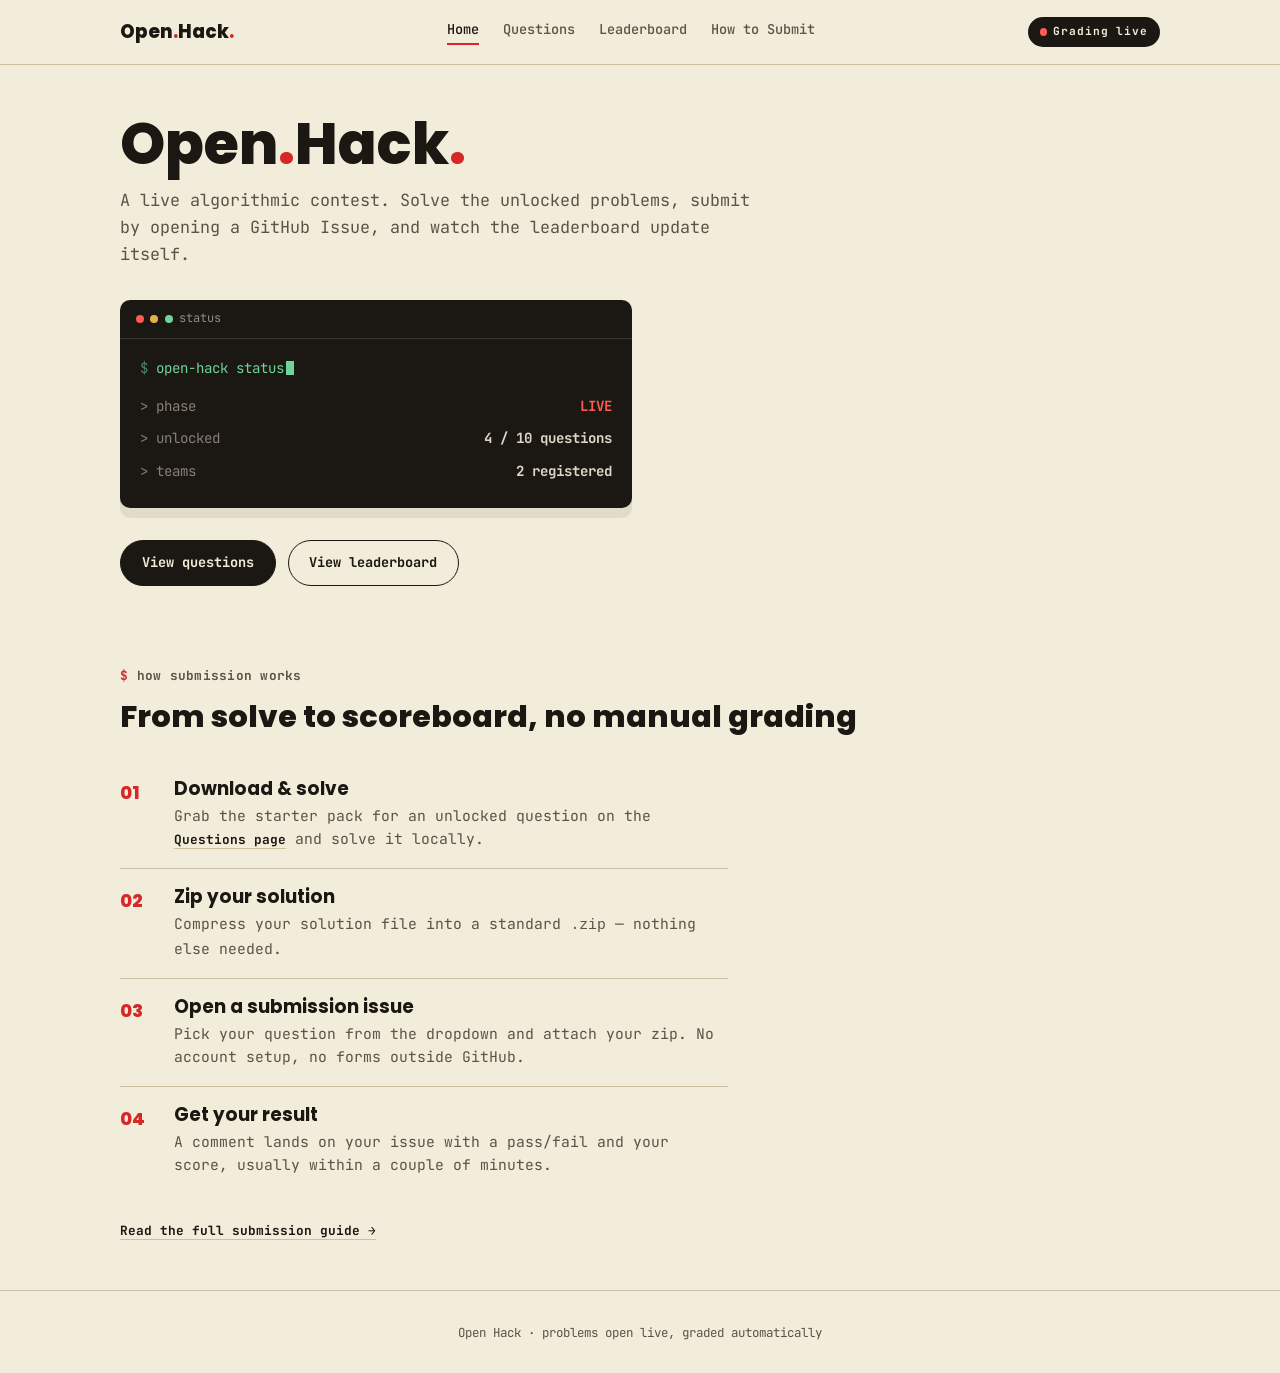
<file: index.html>
<!DOCTYPE html>
<html lang="en">
<head>
  <meta charset="UTF-8">
  <meta name="viewport" content="width=device-width, initial-scale=1.0">
  <title>Open Hack — live algorithmic contest</title>
  <meta name="description" content="Open Hack: browse live problems, submit through a GitHub Issue, watch the leaderboard update automatically.">
  <link rel="icon" href="data:image/svg+xml,%3Csvg xmlns='http://www.w3.org/2000/svg' viewBox='0 0 24 24'%3E%3Crect width='24' height='24' rx='5' fill='%23f2ecda'/%3E%3Ccircle cx='12' cy='12' r='6' fill='%23d62828'/%3E%3C/svg%3E">

  <link rel="preconnect" href="https://fonts.googleapis.com">
  <link rel="preconnect" href="https://fonts.gstatic.com" crossorigin>
  <link href="https://fonts.googleapis.com/css2?family=Poppins:wght@700;800;900&family=JetBrains+Mono:wght@400;500;700&display=swap" rel="stylesheet">

  <link rel="stylesheet" href="assets/css/style.css">
</head>
<body>

  <header class="site-header">
    <div class="container">
      <a class="brand" href="index.html">
        <span class="brand-word">Open<span class="dot">.</span>Hack<span class="dot">.</span></span>
      </a>
      <nav class="site-nav" aria-label="Primary">
        <a href="index.html" aria-current="page">Home</a>
        <a href="questions.html">Questions</a>
        <a href="leaderboard.html">Leaderboard</a>
        <a href="submit.html">How to Submit</a>
      </nav>
      <span class="live-pill"><span class="dot"></span>Grading live</span>
    </div>
  </header>

  <main>
    <section class="section" style="border-bottom:none; padding-bottom: 2rem;">
      <div class="container">
        <h1>Open<span class="dot">.</span>Hack<span class="dot">.</span></h1>
        <p class="lede">A live algorithmic contest. Solve the unlocked problems, submit by opening a GitHub Issue, and watch the leaderboard update itself.</p>

        <div style="margin-top: 2rem;">
          <div class="terminal" id="status-terminal" aria-live="polite">
            <div class="terminal-bar">
              <span class="dot"></span><span class="dot"></span><span class="dot"></span>
              <span>status</span>
            </div>
            <div class="terminal-body">
              <div class="skeleton" style="height: 5.5rem;"></div>
            </div>
          </div>
        </div>

        <div class="btn-row" style="margin-top: 2rem;">
          <a class="btn btn-fill" href="questions.html">View questions</a>
          <a class="btn btn-outline" href="leaderboard.html">View leaderboard</a>
        </div>
      </div>
    </section>

    <section class="section">
      <div class="container">
        <p class="eyebrow">how submission works</p>
        <h2>From solve to scoreboard, no manual grading</h2>

        <ol class="steps">
          <li class="step">
            <div>
              <h3>Download &amp; solve</h3>
              <p>Grab the starter pack for an unlocked question on the <a class="q-link" href="questions.html">Questions page</a> and solve it locally.</p>
            </div>
          </li>
          <li class="step">
            <div>
              <h3>Zip your solution</h3>
              <p>Compress your solution file into a standard <code>.zip</code> — nothing else needed.</p>
            </div>
          </li>
          <li class="step">
            <div>
              <h3>Open a submission issue</h3>
              <p>Pick your question from the dropdown and attach your zip. No account setup, no forms outside GitHub.</p>
            </div>
          </li>
          <li class="step">
            <div>
              <h3>Get your result</h3>
              <p>A comment lands on your issue with a pass/fail and your score, usually within a couple of minutes.</p>
            </div>
          </li>
        </ol>

        <p style="margin-top: 1.5rem;"><a class="q-link" href="submit.html">Read the full submission guide →</a></p>
      </div>
    </section>
  </main>

  <footer class="site-footer">
    <div class="container">Open Hack &middot; problems open live, graded automatically</div>
  </footer>

  <script src="assets/js/common.js"></script>
  <script src="assets/js/api.js"></script>
  <script src="assets/js/home.js"></script>
</body>
</html>
</file>
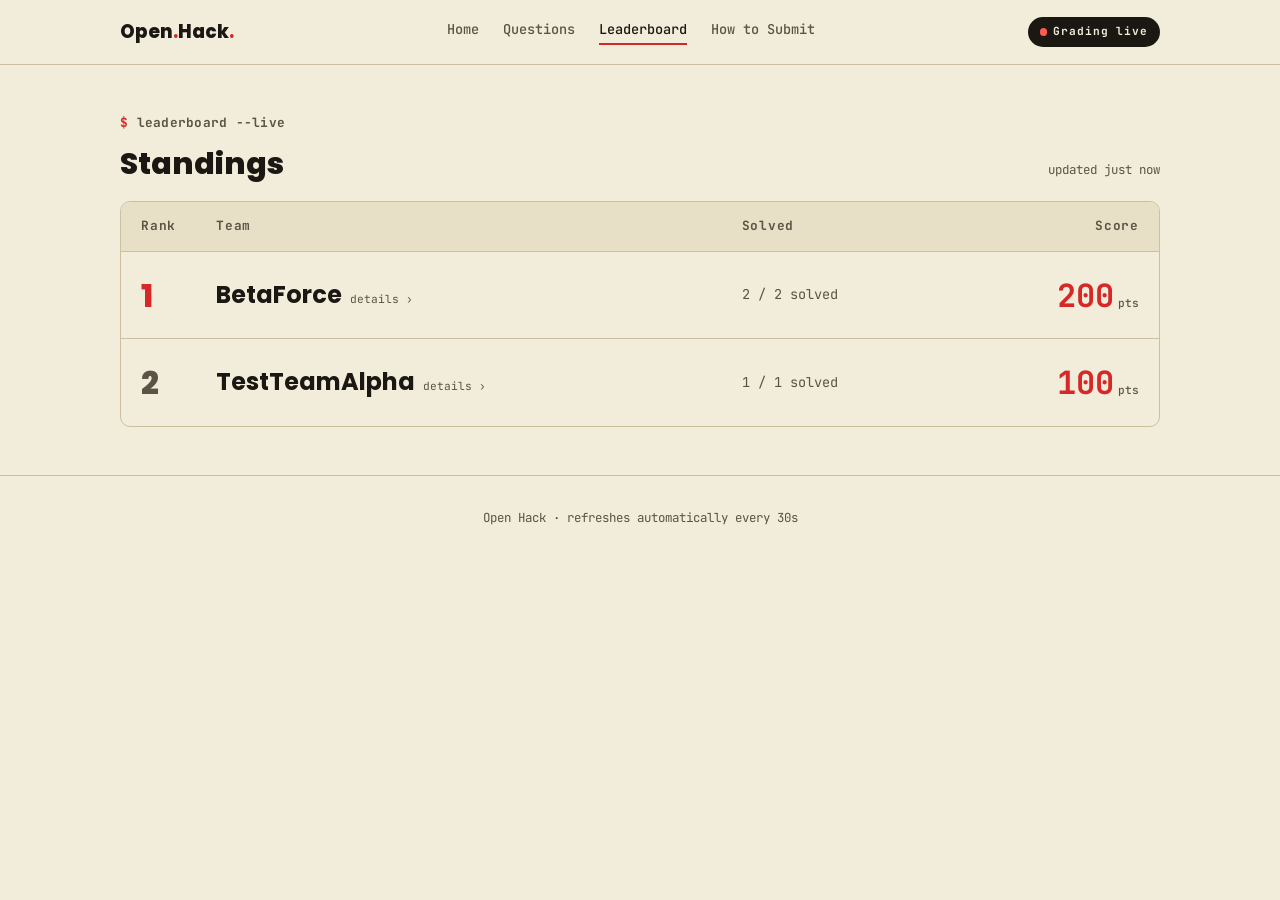
<file: leaderboard.html>
<!DOCTYPE html>
<html lang="en">
<head>
  <meta charset="UTF-8">
  <meta name="viewport" content="width=device-width, initial-scale=1.0">
  <title>Leaderboard — Open Hack</title>
  <meta name="description" content="Live scoreboard for Open Hack, updated automatically as submissions are graded.">
  <link rel="icon" href="data:image/svg+xml,%3Csvg xmlns='http://www.w3.org/2000/svg' viewBox='0 0 24 24'%3E%3Crect width='24' height='24' rx='5' fill='%23f2ecda'/%3E%3Ccircle cx='12' cy='12' r='6' fill='%23d62828'/%3E%3C/svg%3E">

  <link rel="preconnect" href="https://fonts.googleapis.com">
  <link rel="preconnect" href="https://fonts.gstatic.com" crossorigin>
  <link href="https://fonts.googleapis.com/css2?family=Poppins:wght@700;800;900&family=JetBrains+Mono:wght@400;500;700&display=swap" rel="stylesheet">

  <link rel="stylesheet" href="assets/css/style.css">
</head>
<body class="leaderboard-page">

  <header class="site-header">
    <div class="container">
      <a class="brand" href="index.html">
        <span class="brand-word">Open<span class="dot">.</span>Hack<span class="dot">.</span></span>
      </a>
      <nav class="site-nav" aria-label="Primary">
        <a href="index.html">Home</a>
        <a href="questions.html">Questions</a>
        <a href="leaderboard.html" aria-current="page">Leaderboard</a>
        <a href="submit.html">How to Submit</a>
      </nav>
      <span class="live-pill"><span class="dot"></span>Grading live</span>
    </div>
  </header>

  <main>
    <section class="section" style="border-bottom: none;">
      <div class="container">
        <p class="eyebrow">leaderboard --live</p>
        <div class="lb-meta">
          <h2>Standings</h2>
          <span class="lb-updated" id="last-updated"></span>
        </div>

        <div id="board-container">
          <div class="skeleton" style="height: 20rem;"></div>
        </div>
      </div>
    </section>
  </main>

  <footer class="site-footer">
    <div class="container">Open Hack &middot; refreshes automatically every 30s</div>
  </footer>

  <script src="assets/js/common.js"></script>
  <script src="assets/js/api.js"></script>
  <script src="assets/js/leaderboard.js"></script>
</body>
</html>
</file>
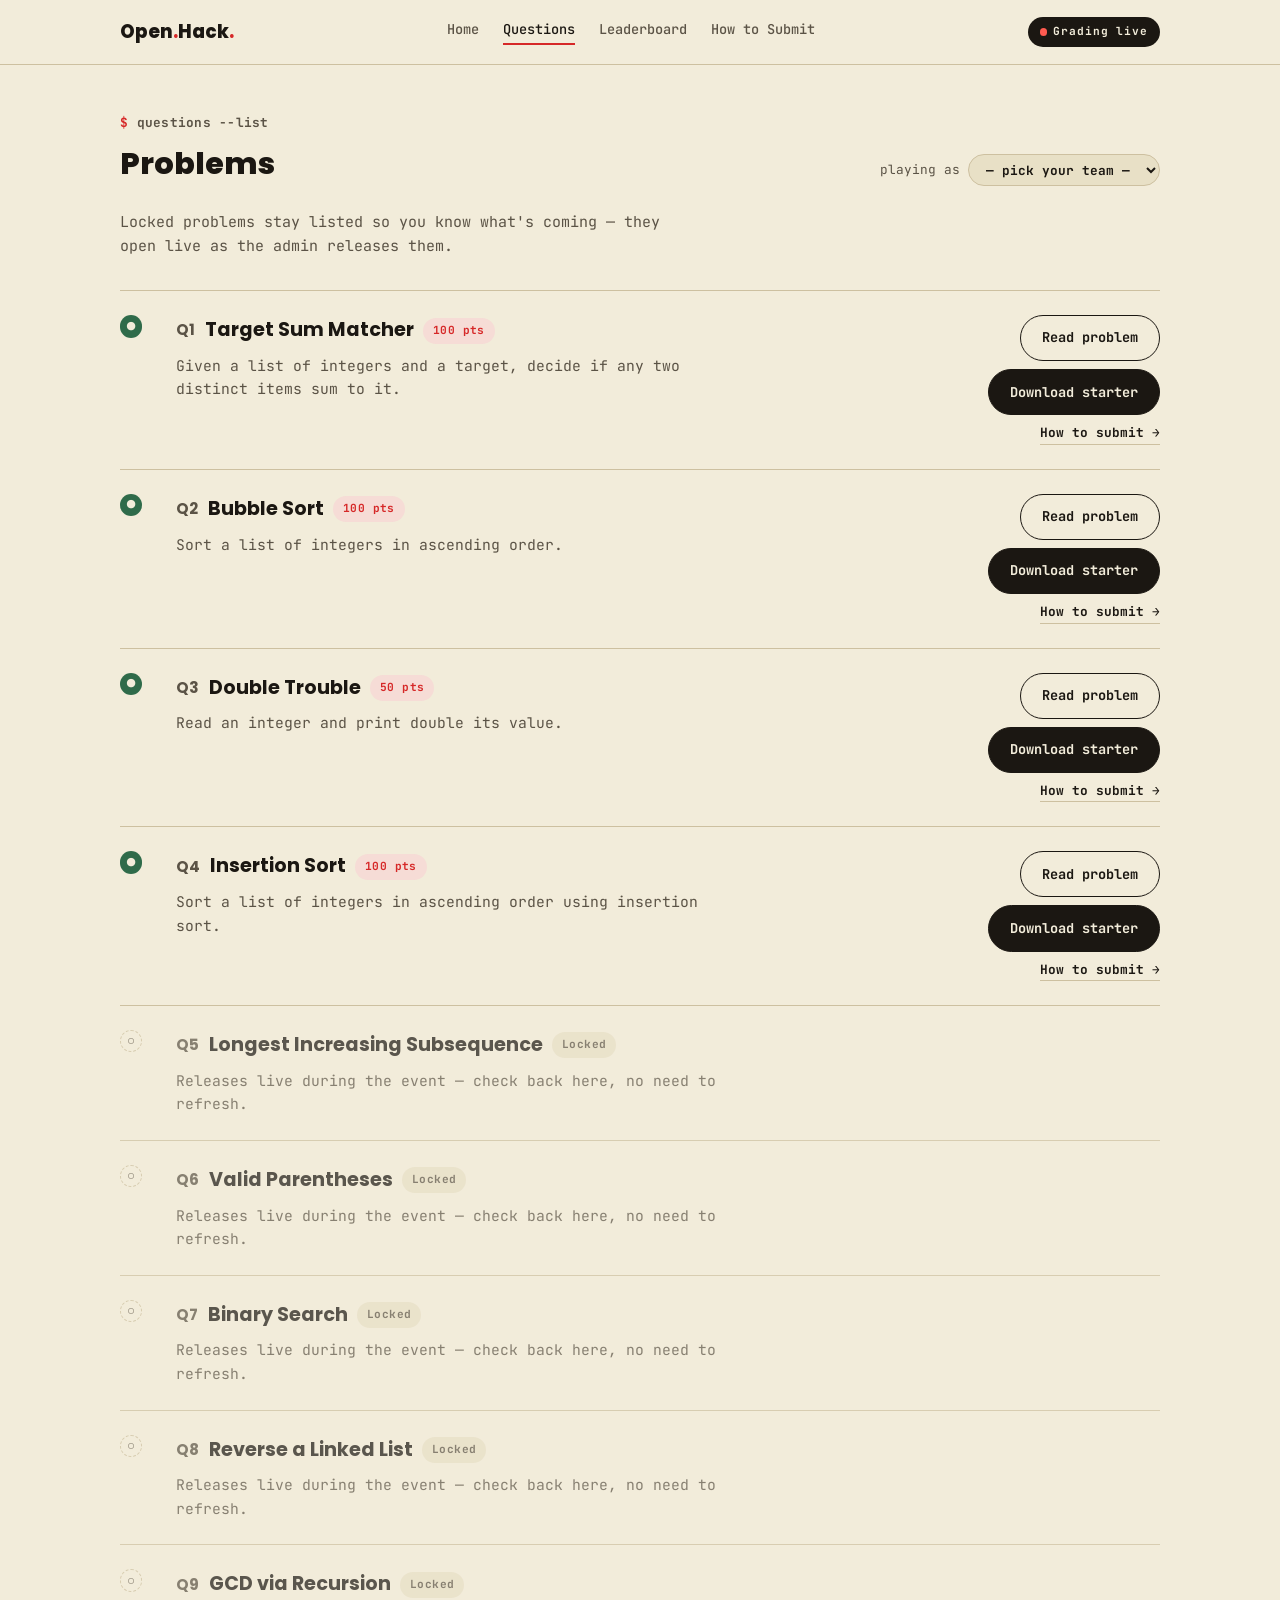
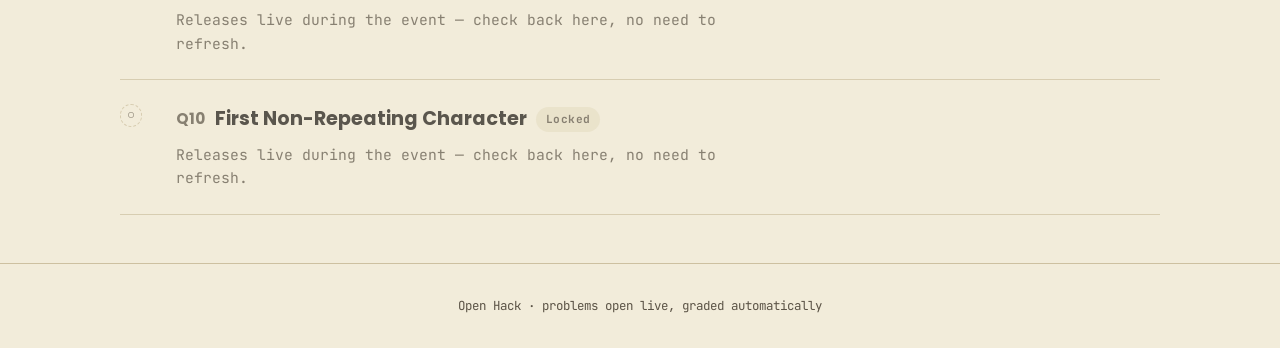
<file: questions.html>
<!DOCTYPE html>
<html lang="en">
<head>
  <meta charset="UTF-8">
  <meta name="viewport" content="width=device-width, initial-scale=1.0">
  <title>Questions — Open Hack</title>
  <meta name="description" content="Browse the live and upcoming Open Hack problems.">
  <link rel="icon" href="data:image/svg+xml,%3Csvg xmlns='http://www.w3.org/2000/svg' viewBox='0 0 24 24'%3E%3Crect width='24' height='24' rx='5' fill='%23f2ecda'/%3E%3Ccircle cx='12' cy='12' r='6' fill='%23d62828'/%3E%3C/svg%3E">

  <link rel="preconnect" href="https://fonts.googleapis.com">
  <link rel="preconnect" href="https://fonts.gstatic.com" crossorigin>
  <link href="https://fonts.googleapis.com/css2?family=Poppins:wght@700;800;900&family=JetBrains+Mono:wght@400;500;700&display=swap" rel="stylesheet">

  <link rel="stylesheet" href="assets/css/style.css">
</head>
<body>

  <header class="site-header">
    <div class="container">
      <a class="brand" href="index.html">
        <span class="brand-word">Open<span class="dot">.</span>Hack<span class="dot">.</span></span>
      </a>
      <nav class="site-nav" aria-label="Primary">
        <a href="index.html">Home</a>
        <a href="questions.html" aria-current="page">Questions</a>
        <a href="leaderboard.html">Leaderboard</a>
        <a href="submit.html">How to Submit</a>
      </nav>
      <span class="live-pill"><span class="dot"></span>Grading live</span>
    </div>
  </header>

  <main>
    <section class="section" style="border-bottom: none;">
      <div class="container">
        <p class="eyebrow">questions --list</p>
        <div class="q-toolbar">
          <h2>Problems</h2>
          <div class="team-picker">
            <label for="team-select">playing as</label>
            <select id="team-select">
              <option value="">— pick your team —</option>
            </select>
          </div>
        </div>
        <p style="max-width: 34rem;">Locked problems stay listed so you know what's coming — they open live as the admin releases them.</p>

        <div class="q-list" id="question-list" style="margin-top: 2rem;">
          <div class="skeleton skeleton-row"></div>
          <div class="skeleton skeleton-row"></div>
          <div class="skeleton skeleton-row"></div>
        </div>
      </div>
    </section>
  </main>

  <footer class="site-footer">
    <div class="container">Open Hack &middot; problems open live, graded automatically</div>
  </footer>

  <script src="assets/js/common.js"></script>
  <script src="assets/js/api.js"></script>
  <script src="assets/js/questions.js"></script>
</body>
</html>
</file>
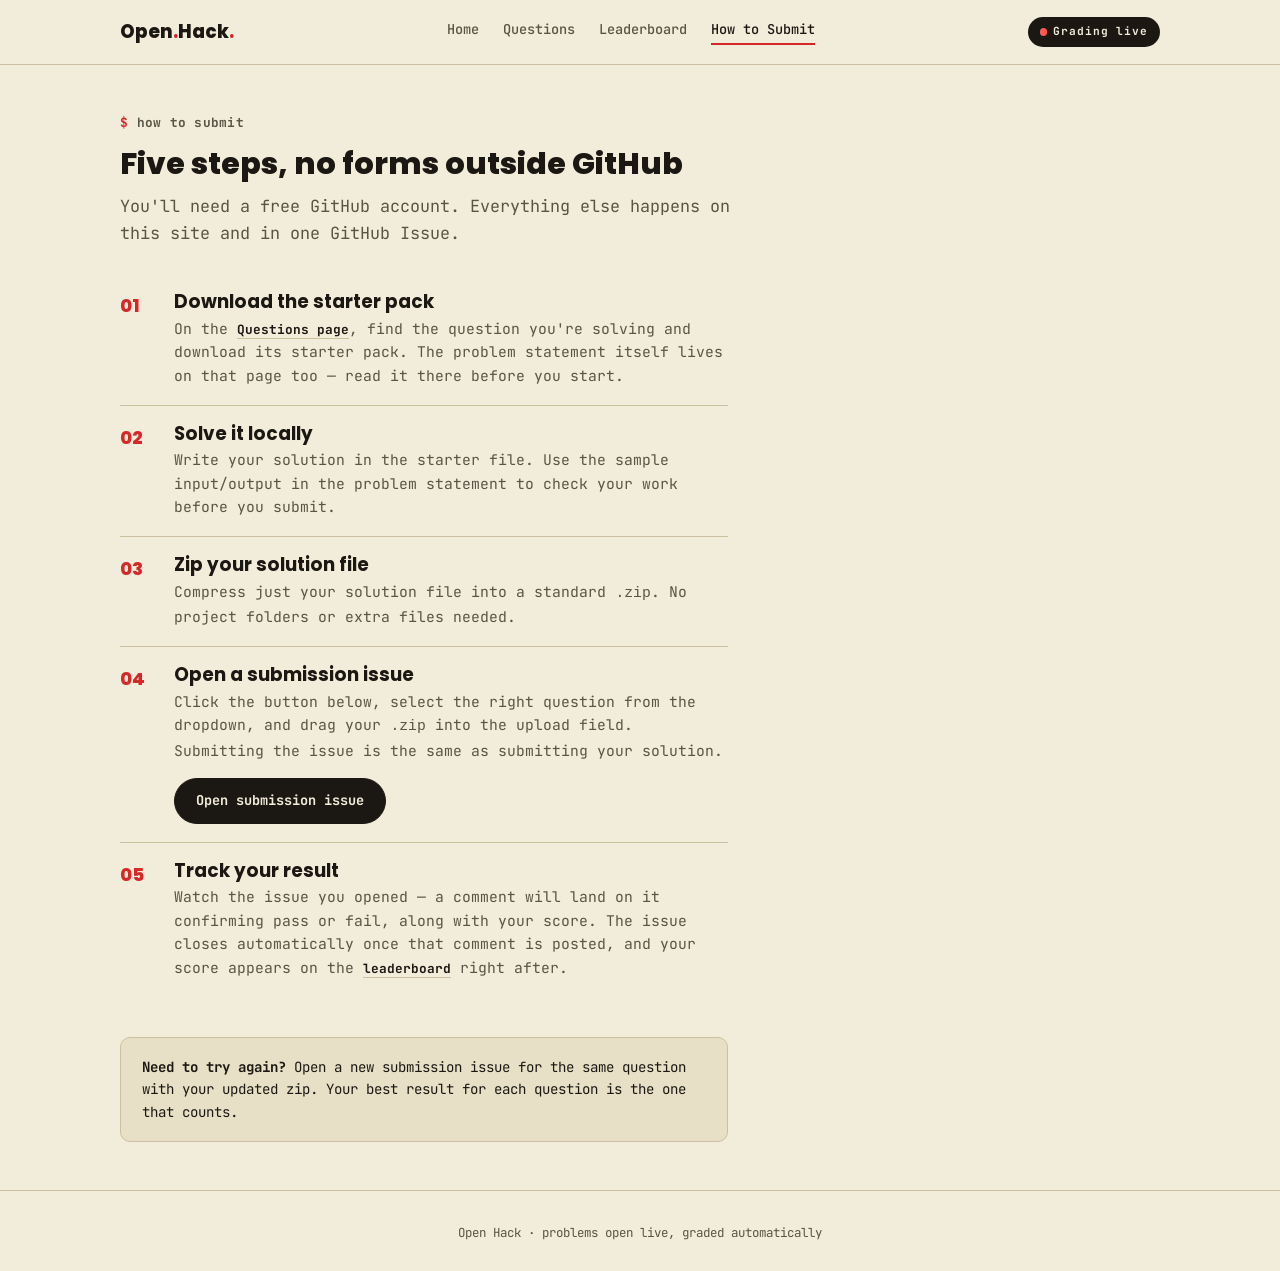
<file: submit.html>
<!DOCTYPE html>
<html lang="en">
<head>
  <meta charset="UTF-8">
  <meta name="viewport" content="width=device-width, initial-scale=1.0">
  <title>How to Submit — Open Hack</title>
  <meta name="description" content="Step-by-step guide to submitting your solution on Open Hack.">
  <link rel="icon" href="data:image/svg+xml,%3Csvg xmlns='http://www.w3.org/2000/svg' viewBox='0 0 24 24'%3E%3Crect width='24' height='24' rx='5' fill='%23f2ecda'/%3E%3Ccircle cx='12' cy='12' r='6' fill='%23d62828'/%3E%3C/svg%3E">

  <link rel="preconnect" href="https://fonts.googleapis.com">
  <link rel="preconnect" href="https://fonts.gstatic.com" crossorigin>
  <link href="https://fonts.googleapis.com/css2?family=Poppins:wght@700;800;900&family=JetBrains+Mono:wght@400;500;700&display=swap" rel="stylesheet">

  <link rel="stylesheet" href="assets/css/style.css">
</head>
<body>

  <header class="site-header">
    <div class="container">
      <a class="brand" href="index.html">
        <span class="brand-word">Open<span class="dot">.</span>Hack<span class="dot">.</span></span>
      </a>
      <nav class="site-nav" aria-label="Primary">
        <a href="index.html">Home</a>
        <a href="questions.html">Questions</a>
        <a href="leaderboard.html">Leaderboard</a>
        <a href="submit.html" aria-current="page">How to Submit</a>
      </nav>
      <span class="live-pill"><span class="dot"></span>Grading live</span>
    </div>
  </header>

  <main>
    <section class="section" style="border-bottom: none;">
      <div class="container">
        <p class="eyebrow">how to submit</p>
        <h2>Five steps, no forms outside GitHub</h2>
        <p class="lede">You'll need a free GitHub account. Everything else happens on this site and in one GitHub Issue.</p>

        <ol class="steps">
          <li class="step">
            <div>
              <h3>Download the starter pack</h3>
              <p>On the <a class="q-link" href="questions.html">Questions page</a>, find the question you're solving and download its starter pack. The problem statement itself lives on that page too — read it there before you start.</p>
            </div>
          </li>
          <li class="step">
            <div>
              <h3>Solve it locally</h3>
              <p>Write your solution in the starter file. Use the sample input/output in the problem statement to check your work before you submit.</p>
            </div>
          </li>
          <li class="step">
            <div>
              <h3>Zip your solution file</h3>
              <p>Compress just your solution file into a standard <code>.zip</code>. No project folders or extra files needed.</p>
            </div>
          </li>
          <li class="step">
            <div>
              <h3>Open a submission issue</h3>
              <p>Click the button below, select the right question from the dropdown, and drag your <code>.zip</code> into the upload field. Submitting the issue is the same as submitting your solution.</p>
              <div class="btn-row" style="margin-top: 1rem;">
                <a class="btn btn-fill" id="open-issue-btn" href="#" target="_blank" rel="noopener">Open submission issue</a>
              </div>
            </div>
          </li>
          <li class="step">
            <div>
              <h3>Track your result</h3>
              <p>Watch the issue you opened — a comment will land on it confirming pass or fail, along with your score. The issue closes automatically once that comment is posted, and your score appears on the <a class="q-link" href="leaderboard.html">leaderboard</a> right after.</p>
            </div>
          </li>
        </ol>

        <div class="callout" style="max-width: 38rem; margin-top: 2.5rem;">
          <strong>Need to try again?</strong> Open a new submission issue for the same question with your updated zip. Your best result for each question is the one that counts.
        </div>
      </div>
    </section>
  </main>

  <footer class="site-footer">
    <div class="container">Open Hack &middot; problems open live, graded automatically</div>
  </footer>

  <script src="assets/js/common.js"></script>
  <script>
    document.getElementById('open-issue-btn').href = newIssueUrl();
  </script>
</body>
</html>
</file>
<file: assets/css/style.css>
/* ==========================================================================
   Open Hack — design tokens
   ========================================================================== */
:root {
  --paper: #f2ecda;
  --paper-raised: #e8e0c6;
  --ink: #1b1712;
  --ink-soft: #5b5346;
  --rule: #cdc0a0;
  --moss: #2f6b4a;
  --moss-bg: #e1ead9;
  --red: #d62828;
  --red-bright: #ff5b50;
  --red-bg: #f6dcd6;
  --brick: #7a2620;
  --brick-bg: #ecd6d2;

  --font-display: "Poppins", "Arial Black", sans-serif;
  --font-mono: "JetBrains Mono", ui-monospace, "SFMono-Regular", Consolas, monospace;

  --max-width: 68rem;
  --radius-pill: 999px;
  --radius: 10px;
}

* { box-sizing: border-box; }
html { -webkit-text-size-adjust: 100%; }
[hidden] { display: none !important; }

body {
  margin: 0;
  overflow-x: hidden;
  background: var(--paper);
  color: var(--ink);
  font-family: var(--font-mono);
  font-size: 15px;
  line-height: 1.6;
  -webkit-font-smoothing: antialiased;
}

img, svg { display: block; max-width: 100%; }

a { color: inherit; }

:focus-visible {
  outline: 3px solid var(--ink);
  outline-offset: 2px;
}

.container {
  max-width: var(--max-width);
  margin: 0 auto;
  padding: 0 1.5rem;
}

/* ==========================================================================
   Header / nav
   ========================================================================== */
.site-header {
  position: sticky;
  top: 0;
  z-index: 50;
  background: var(--paper);
  border-bottom: 1px solid var(--rule);
}

.site-header .container {
  display: flex;
  align-items: center;
  justify-content: space-between;
  height: 4rem;
  gap: 1rem;
}

.brand {
  display: flex;
  align-items: center;
  gap: 0.6rem;
  text-decoration: none;
  white-space: nowrap;
}

.brand-word {
  font-family: var(--font-display);
  font-weight: 800;
  font-size: 1.15rem;
  color: var(--ink);
}
.brand-word .dot { color: var(--red); }

.site-nav {
  display: flex;
  align-items: center;
  gap: 1.5rem;
  font-size: 0.85rem;
  font-weight: 500;
}

.site-nav a {
  text-decoration: none;
  color: var(--ink-soft);
  border-bottom: 2px solid transparent;
  padding-bottom: 2px;
  transition: color 0.15s ease, border-color 0.15s ease;
}

.site-nav a:hover { color: var(--ink); }

.site-nav a[aria-current="page"] {
  color: var(--ink);
  border-color: var(--red);
}

.live-pill {
  display: inline-flex;
  align-items: center;
  gap: 0.4rem;
  font-size: 0.7rem;
  font-weight: 700;
  letter-spacing: 0.08em;
  background: var(--ink);
  color: var(--paper);
  padding: 0.4rem 0.75rem;
  border-radius: var(--radius-pill);
  white-space: nowrap;
}

.live-pill .dot {
  width: 0.45rem;
  height: 0.45rem;
  border-radius: 50%;
  background: var(--red-bright);
}

@media (prefers-reduced-motion: no-preference) {
  .live-pill .dot { animation: pulse 2s ease-in-out infinite; }
}
@keyframes pulse {
  0%, 100% { opacity: 1; }
  50% { opacity: 0.35; }
}

.nav-toggle { display: none; }

/* ==========================================================================
   Buttons
   ========================================================================== */
.btn {
  display: inline-flex;
  align-items: center;
  justify-content: center;
  gap: 0.5rem;
  font-family: var(--font-mono);
  font-size: 0.85rem;
  font-weight: 700;
  text-decoration: none;
  padding: 0.7rem 1.3rem;
  border-radius: var(--radius-pill);
  border: 1.5px solid var(--ink);
  cursor: pointer;
  transition: transform 0.12s ease, background 0.15s ease, color 0.15s ease;
}

.btn-fill {
  background: var(--ink);
  color: var(--paper);
}
.btn-fill:hover { background: #322a20; }

.btn-outline {
  background: transparent;
  color: var(--ink);
}
.btn-outline:hover { background: var(--paper-raised); }

.btn:active { transform: translateY(1px); }

.btn-row {
  display: flex;
  flex-wrap: wrap;
  gap: 0.75rem;
}

/* ==========================================================================
   Eyebrow / section headers — the `$ ` prompt motif
   ========================================================================== */
.eyebrow {
  font-size: 0.8rem;
  font-weight: 700;
  color: var(--ink-soft);
  letter-spacing: 0.02em;
  margin: 0 0 0.9rem;
}
.eyebrow::before {
  content: "$ ";
  color: var(--red);
}

.section {
  padding: 3rem 0;
  border-bottom: 1px solid var(--rule);
}
.section:last-of-type { border-bottom: none; }

h1, h2, h3 {
  font-family: var(--font-display);
  font-weight: 800;
  line-height: 1.08;
  margin: 0;
}

h1 { font-size: clamp(2.2rem, 6vw, 3.6rem); }
h1 .dot { color: var(--red); }
h2 { font-size: clamp(1.4rem, 3.2vw, 1.9rem); }
h3 { font-size: 1.15rem; font-weight: 700; }

p { margin: 0.75rem 0 0; color: var(--ink-soft); }
p.lede { font-size: 1.05rem; max-width: 40rem; }

/* ==========================================================================
   Terminal readout — signature element
   ========================================================================== */
.terminal {
  background: var(--ink);
  color: var(--paper);
  border-radius: var(--radius);
  padding: 0;
  overflow: hidden;
  max-width: 32rem;
  box-shadow: 0 10px 0 rgba(27, 23, 18, 0.08);
}

.terminal-bar {
  display: flex;
  align-items: center;
  gap: 0.4rem;
  padding: 0.6rem 1rem;
  border-bottom: 1px solid rgba(242, 236, 218, 0.15);
  font-size: 0.75rem;
  color: rgba(242, 236, 218, 0.55);
}

.terminal-bar .dot {
  width: 0.5rem;
  height: 0.5rem;
  border-radius: 50%;
  background: rgba(242, 236, 218, 0.25);
}
.terminal-bar .dot:nth-child(1) { background: var(--red-bright); }
.terminal-bar .dot:nth-child(2) { background: #e8b04b; }
.terminal-bar .dot:nth-child(3) { background: #6fd39a; }

.terminal-body {
  padding: 1.1rem 1.25rem 1.3rem;
  font-size: 0.88rem;
}

.terminal-body .prompt-line {
  color: #6fd39a;
  margin-bottom: 0.7rem;
}
.terminal-body .prompt-line::before { content: "$ "; opacity: 0.6; }

.terminal-row {
  display: flex;
  justify-content: space-between;
  gap: 1.5rem;
  padding: 0.3rem 0;
  color: rgba(242, 236, 218, 0.9);
}
.terminal-row .key {
  color: rgba(242, 236, 218, 0.5);
}
.terminal-row .key::before { content: "> "; }
.terminal-row .val { font-weight: 700; }
.terminal-row .val.accent { color: var(--red-bright); }

.cursor {
  display: inline-block;
  width: 0.55em;
  height: 1em;
  background: #6fd39a;
  vertical-align: -0.15em;
  margin-left: 0.15em;
}
@media (prefers-reduced-motion: no-preference) {
  .cursor { animation: blink 1s steps(1) infinite; }
}
@keyframes blink {
  0%, 49% { opacity: 1; }
  50%, 100% { opacity: 0; }
}

/* ==========================================================================
   Status glyphs (● unlocked / ○ locked / ✓ solved) — reused across pages
   ========================================================================== */
.glyph {
  display: inline-flex;
  align-items: center;
  justify-content: center;
  width: 1.4rem;
  height: 1.4rem;
  border-radius: 50%;
  flex-shrink: 0;
  font-size: 0.85rem;
  font-weight: 700;
}
.glyph-unlocked { background: var(--moss); color: var(--paper); }
.glyph-locked {
  background: transparent;
  border: 1.5px dashed var(--rule);
  color: var(--ink-soft);
}
.glyph-solved { background: var(--ink); color: var(--paper); }

.badge {
  display: inline-flex;
  align-items: center;
  gap: 0.3rem;
  font-size: 0.7rem;
  font-weight: 700;
  letter-spacing: 0.04em;
  padding: 0.25rem 0.6rem;
  border-radius: var(--radius-pill);
  white-space: nowrap;
}
.badge-unlocked { background: var(--moss-bg); color: var(--moss); }
.badge-points { background: var(--red-bg); color: var(--red); }
.badge-locked { background: var(--paper-raised); color: var(--ink-soft); }
.badge-solved { background: var(--ink); color: var(--paper); }
.badge-failed { background: var(--brick-bg); color: var(--brick); }
.badge-disqualified { background: var(--brick-bg); color: var(--brick); }

/* ==========================================================================
   Step list — genuine ordered sequences (submission flow)
   ========================================================================== */
.steps {
  list-style: none;
  margin: 1.75rem 0 0;
  padding: 0;
  counter-reset: step;
  max-width: 38rem;
}

.step {
  counter-increment: step;
  display: grid;
  grid-template-columns: 2.5rem 1fr;
  gap: 0.9rem;
  padding: 1.1rem 0;
  border-top: 1px solid var(--rule);
}
.step:first-child { border-top: none; }

.step::before {
  content: counter(step, decimal-leading-zero);
  font-family: var(--font-display);
  font-weight: 800;
  font-size: 1.1rem;
  color: var(--red);
}

.step h3 { margin-bottom: 0.3rem; }
.step p { margin-top: 0.2rem; font-size: 0.92rem; }

/* ==========================================================================
   Question list
   ========================================================================== */
.q-toolbar {
  display: flex;
  align-items: baseline;
  justify-content: space-between;
  flex-wrap: wrap;
  gap: 0.75rem 1.5rem;
  margin-bottom: 1.5rem;
}

.team-picker {
  display: flex;
  align-items: center;
  gap: 0.5rem;
  font-size: 0.8rem;
  color: var(--ink-soft);
}
.team-picker select {
  font-family: var(--font-mono);
  font-size: 0.8rem;
  font-weight: 700;
  color: var(--ink);
  background: var(--paper-raised);
  border: 1px solid var(--rule);
  border-radius: var(--radius-pill);
  padding: 0.35rem 0.8rem;
}

.q-list {
  border-top: 1px solid var(--rule);
}

.q-row {
  display: grid;
  grid-template-columns: 2.5rem 1fr auto;
  gap: 1rem;
  align-items: start;
  padding: 1.5rem 0;
  border-bottom: 1px solid var(--rule);
}

.q-row.is-locked { opacity: 0.7; }

.q-heading {
  display: flex;
  align-items: center;
  gap: 0.6rem;
  flex-wrap: wrap;
}

.q-id {
  font-family: var(--font-display);
  font-weight: 700;
  font-size: 0.95rem;
  color: var(--ink-soft);
}

.q-title {
  font-family: var(--font-display);
  font-weight: 700;
  font-size: 1.2rem;
}

.q-points {
  font-weight: 700;
  color: var(--red);
  font-size: 0.85rem;
}

.q-summary {
  margin-top: 0.5rem;
  font-size: 0.92rem;
  max-width: 34rem;
}

.q-actions {
  display: flex;
  flex-direction: column;
  gap: 0.5rem;
  align-items: flex-end;
}

.q-actions .btn { width: max-content; }

.q-link {
  font-size: 0.8rem;
  font-weight: 700;
  text-decoration: none;
  color: var(--ink);
  border-bottom: 1.5px solid var(--rule);
}
.q-link:hover { border-color: var(--ink); }

.q-empty {
  padding: 3rem 0;
  text-align: center;
  color: var(--ink-soft);
}

/* ==========================================================================
   Leaderboard
   ========================================================================== */
.lb-meta {
  display: flex;
  justify-content: space-between;
  align-items: baseline;
  flex-wrap: wrap;
  gap: 0.5rem 1.5rem;
  margin-bottom: 1.25rem;
}
.lb-updated {
  font-size: 0.78rem;
  color: var(--ink-soft);
}

.lb-table-wrap {
  overflow-x: auto;
  border-radius: var(--radius);
  border: 1px solid var(--rule);
}

.lb-table {
  width: 100%;
  border-collapse: collapse;
  font-variant-numeric: tabular-nums;
  min-width: 32rem;
}

.lb-table thead th {
  text-align: left;
  font-size: 0.72rem;
  font-weight: 700;
  letter-spacing: 0.06em;
  color: var(--ink-soft);
  background: var(--paper-raised);
  padding: 0.9rem 1.25rem;
}
.lb-table thead th.num { text-align: right; }

.lb-row td {
  padding: 1.1rem 1.25rem;
  border-top: 1px solid var(--rule);
  vertical-align: middle;
}

.lb-row { cursor: pointer; }
.lb-row:hover td { background: rgba(205, 192, 160, 0.18); }

.lb-rank {
  font-family: var(--font-display);
  font-weight: 800;
  font-size: 1.6rem;
  color: var(--ink-soft);
  width: 3.5rem;
}
.lb-row.is-top .lb-rank { color: var(--red); }

.lb-team {
  font-family: var(--font-display);
  font-weight: 700;
  font-size: 1.25rem;
}
.lb-team .toggle-hint {
  font-family: var(--font-mono);
  font-size: 0.7rem;
  color: var(--ink-soft);
  margin-left: 0.5rem;
  font-weight: 400;
}

.lb-solved {
  font-size: 0.85rem;
  color: var(--ink-soft);
}

.lb-score {
  text-align: right;
  font-size: 1.6rem;
  font-weight: 700;
  color: var(--red);
}
.lb-score .unit {
  font-size: 0.7rem;
  font-weight: 500;
  color: var(--ink-soft);
  margin-left: 0.25rem;
}

.lb-row.is-disqualified .lb-team { color: var(--brick); text-decoration: line-through; }

.lb-detail td {
  border-top: none;
  padding: 0;
}
.lb-detail-inner {
  display: grid;
  grid-template-rows: 0fr;
  transition: grid-template-rows 0.2s ease;
}
.lb-detail-inner.is-open { grid-template-rows: 1fr; }
.lb-detail-content {
  overflow: hidden;
  min-height: 0;
}
.lb-detail-content > div {
  padding: 0 1.25rem 1.25rem;
  display: flex;
  flex-wrap: wrap;
  gap: 0.5rem;
}

.lb-chip {
  display: inline-flex;
  align-items: center;
  gap: 0.5rem;
  background: var(--paper-raised);
  border: 1px solid var(--rule);
  border-radius: var(--radius-pill);
  padding: 0.3rem 0.7rem;
  font-size: 0.78rem;
}
.lb-chip .qid { color: var(--ink-soft); font-weight: 700; }

.lb-empty {
  padding: 3.5rem 1rem;
  text-align: center;
  color: var(--ink-soft);
}

/* Projector mode: leaderboard page runs a larger base scale */
.page-leaderboard body,
body.leaderboard-page {
  font-size: 16px;
}
@media (min-width: 60rem) {
  body.leaderboard-page .lb-rank { font-size: 2rem; }
  body.leaderboard-page .lb-team { font-size: 1.5rem; }
  body.leaderboard-page .lb-score { font-size: 2rem; }
  body.leaderboard-page .lb-table thead th { font-size: 0.8rem; }
}

/* ==========================================================================
   Callout / error states
   ========================================================================== */
.callout {
  border: 1px solid var(--rule);
  border-radius: var(--radius);
  padding: 1.1rem 1.3rem;
  background: var(--paper-raised);
  font-size: 0.88rem;
}
.callout-error {
  border-color: var(--brick);
  background: var(--brick-bg);
  color: var(--brick);
}

.skeleton {
  background: linear-gradient(90deg, var(--paper-raised) 25%, var(--rule) 37%, var(--paper-raised) 63%);
  background-size: 400% 100%;
  border-radius: var(--radius);
}
@media (prefers-reduced-motion: no-preference) {
  .skeleton { animation: shimmer 1.6s ease-in-out infinite; }
}
@keyframes shimmer {
  0% { background-position: 100% 0; }
  100% { background-position: 0 0; }
}
.skeleton-row { height: 5.5rem; margin-bottom: 1rem; }

/* ==========================================================================
   Footer
   ========================================================================== */
.site-footer {
  border-top: 1px solid var(--rule);
  padding: 2rem 0;
  font-size: 0.78rem;
  color: var(--ink-soft);
  text-align: center;
}

/* ==========================================================================
   Responsive
   ========================================================================== */
@media (max-width: 42rem) {
  .site-header .container {
    height: auto;
    padding: 1rem 1.25rem;
    flex-direction: column;
    align-items: flex-start;
    gap: 0.75rem;
  }
  .live-pill { align-self: flex-start; }
  .site-nav { width: 100%; gap: 1.1rem; flex-wrap: wrap; padding-top: 0.75rem; border-top: 1px solid var(--rule); }

  .q-row { grid-template-columns: 2.2rem 1fr; }
  .q-actions { grid-column: 1 / -1; align-items: stretch; flex-direction: row; flex-wrap: wrap; margin-top: 0.75rem; }
  .q-actions .btn, .q-actions .q-link { flex: 1 1 auto; text-align: center; }

  .terminal { max-width: 100%; }
}
</file>
